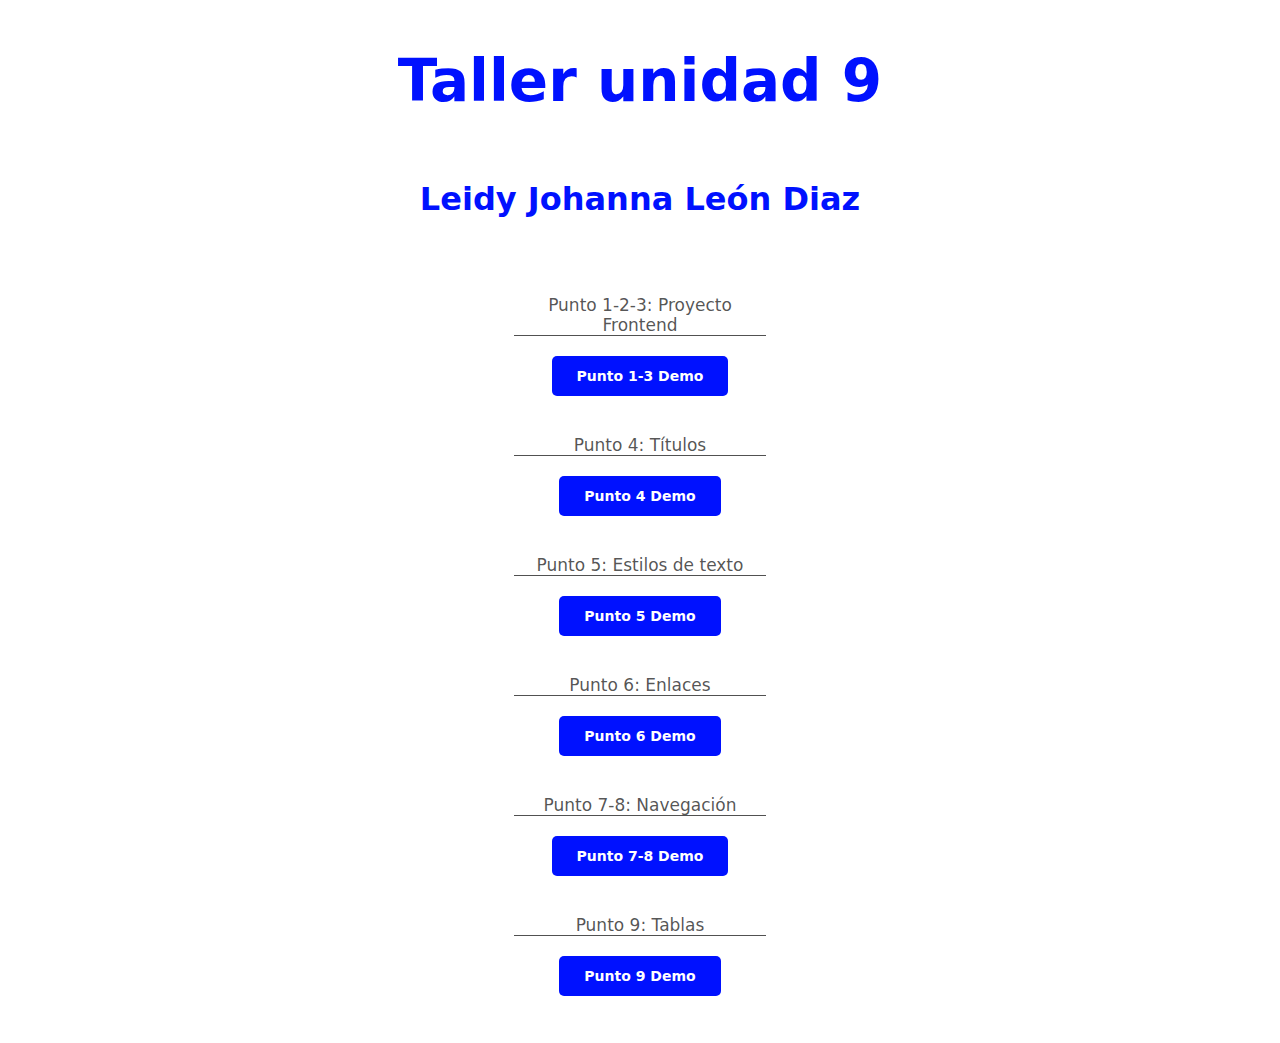
<file: index.html>
<!DOCTYPE html>
<html lang="en">

<head>
  <meta charset="UTF-8">
  <meta http-equiv="X-UA-Compatible" content="IE=edge">
  <meta name="viewport" content="width=device-width, initial-scale=1.0">
  <title>Taller 9 Menú</title>
  <link rel="stylesheet" href="./styles/styles.css">
</head>

<body>
  <div>
    <h1> Taller unidad 9</h1>
    <h2>Leidy Johanna León Diaz</h2>
    <nav>
      <ul>
        <li>
          <p>
            Punto 1-2-3: Proyecto Frontend
          </p>
          <a href="./punto-1-3/index.html">
            Punto 1-3 Demo
          </a>
        </li>
        <li>
          <p>
            Punto 4: Títulos
          </p>
          <a href="./punto-4/index-4.html">
            Punto 4 Demo
          </a>
        </li>
        <li>
          <p>
            Punto 5: Estilos de texto
          </p>
          <a href="./punto-5/index-5.html">
            Punto 5 Demo
          </a>
        </li>
        <li>
          <p>
            Punto 6: Enlaces
          </p>
          <a href="./punto-6/index-6.html">
            Punto 6 Demo
          </a>
        </li>
        <li>
          <p>
            Punto 7-8: Navegación
          </p>
          <a href="./punto-7-8/index-7-8.html">
            Punto 7-8 Demo
          </a>
        </li>
        <li>
          <p>
            Punto 9: Tablas
          </p>
          <a href="./punto-9/index-9.html">
            Punto 9 Demo
          </a>
        </li>
      </ul>
    </nav>
  </div>
</body>

</html>
</file>
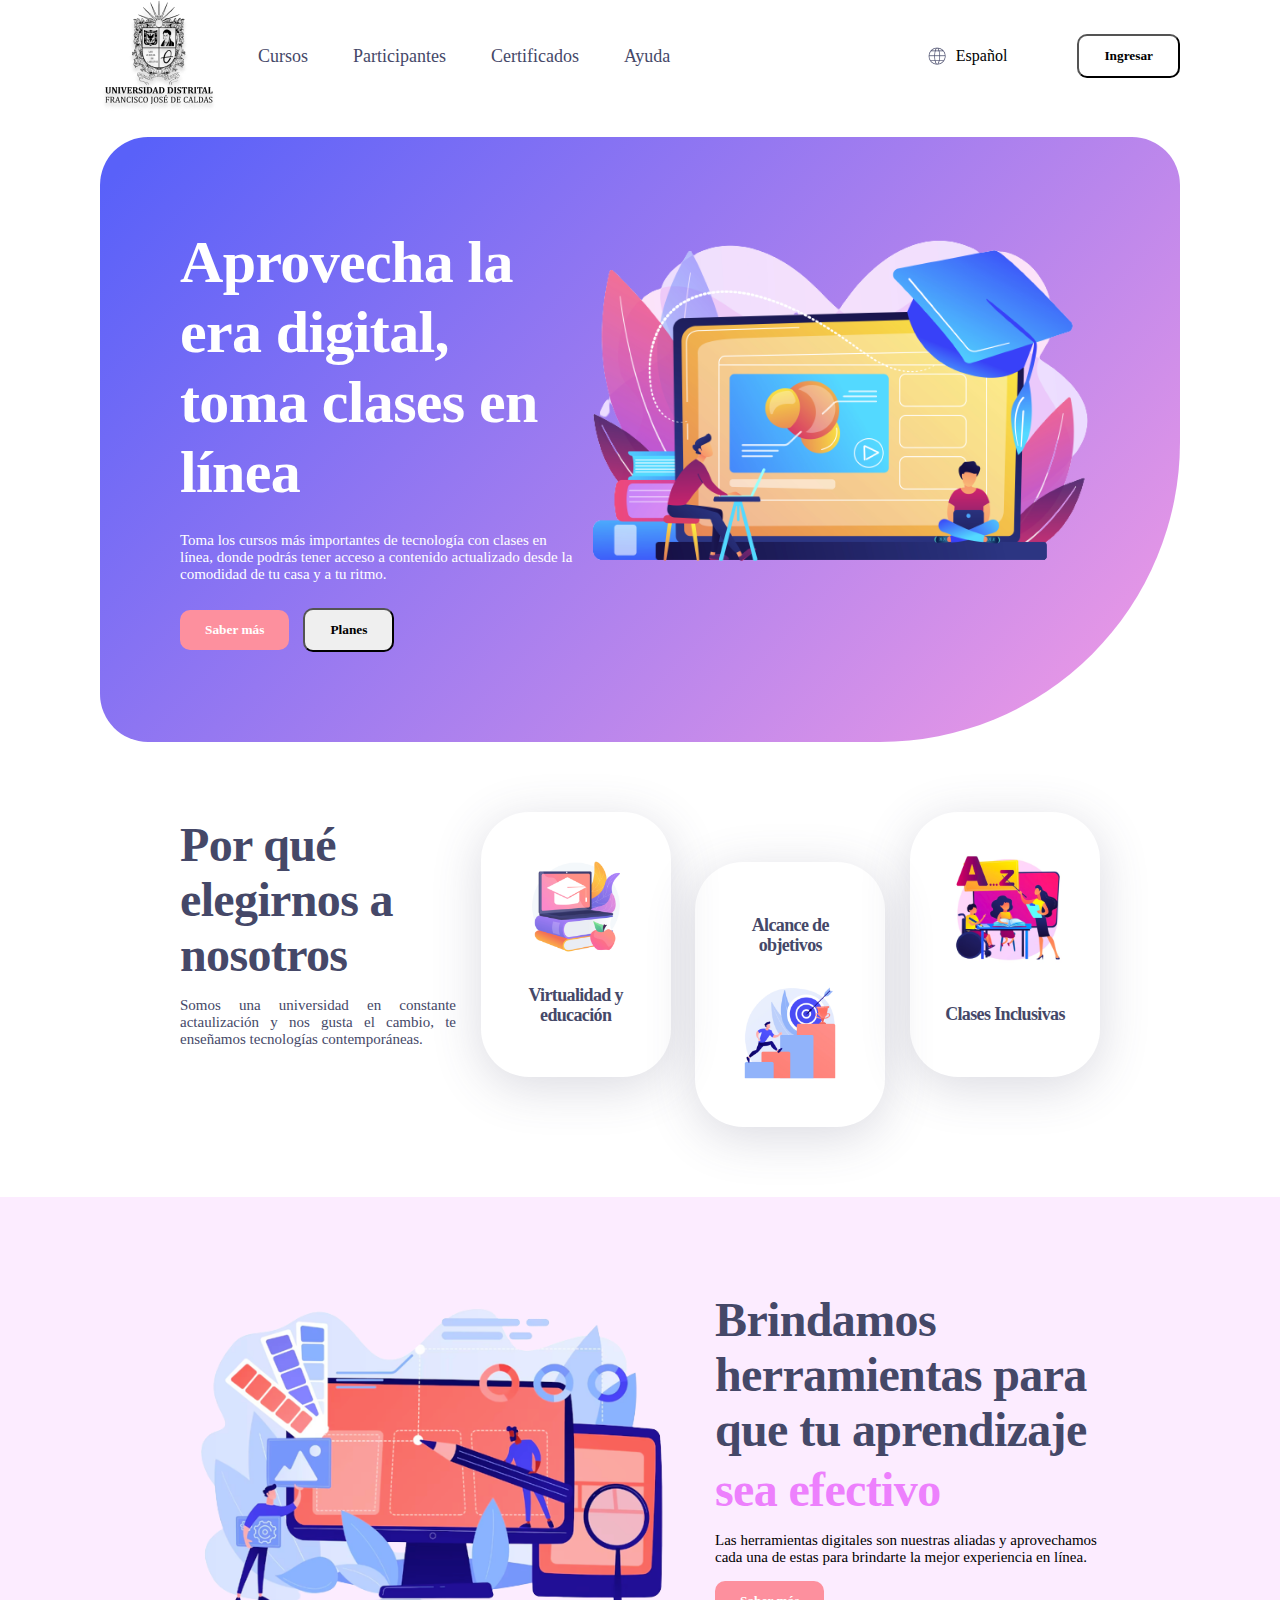
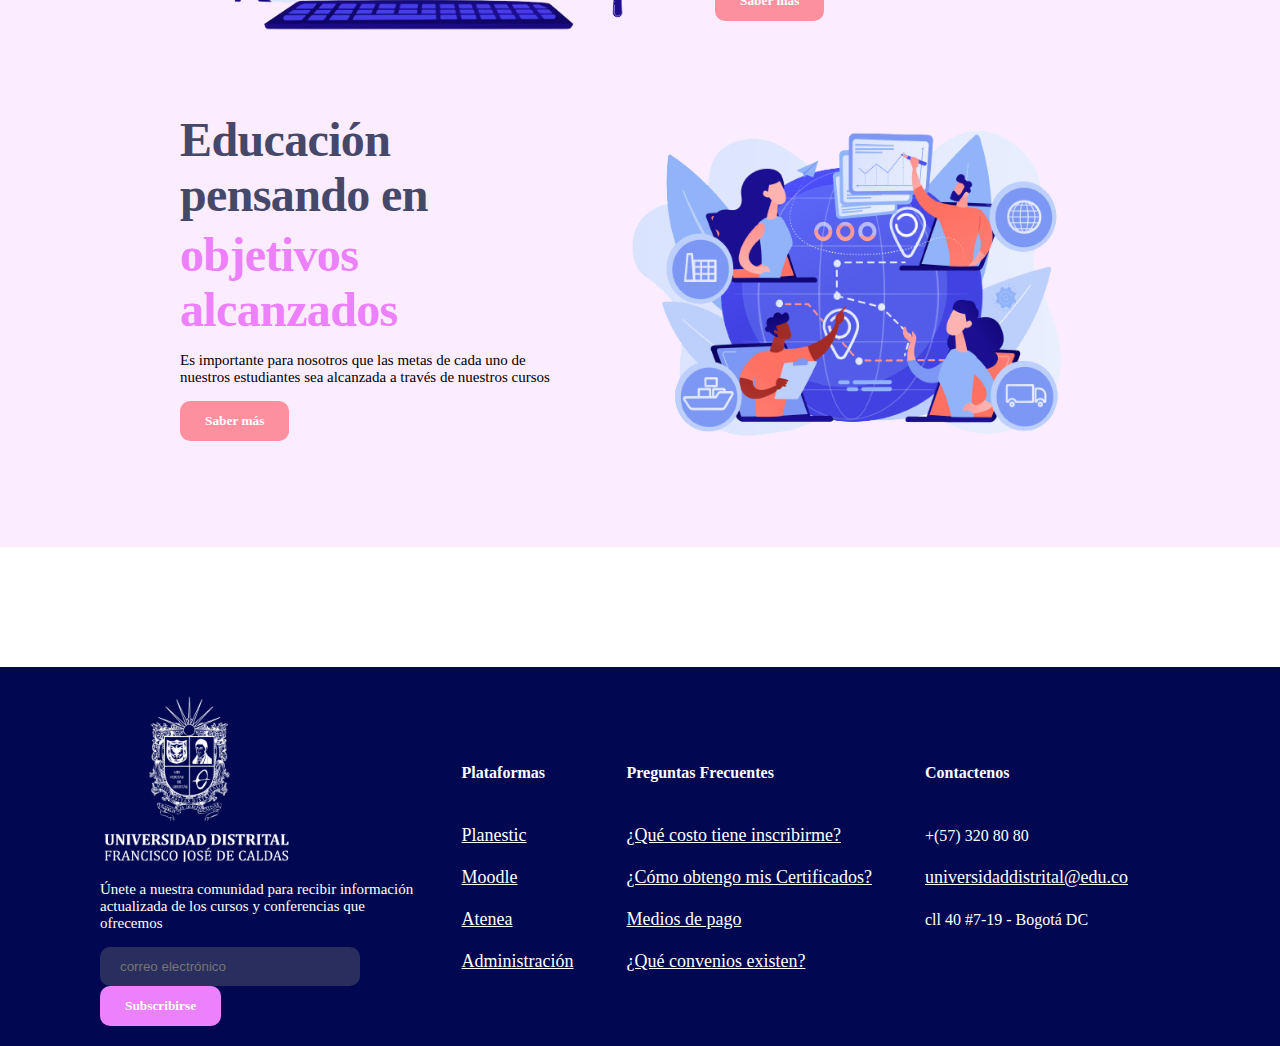
<file: punto-1-3/index.html>
<!DOCTYPE html>
<html lang="en">

<head>
    <meta charset="UTF-8">
    <meta name="viewport" content="width=device-width, initial-scale=1.0">
    <title>UD Atenea Cursos</title>
    <link rel="stylesheet" href="https://indestructibletype.com/fonts/Jost.css">
    <link rel="stylesheet" href="./styles/global-styles.css">
    <link rel="stylesheet" href="./styles/header-styles.css">
    <link rel="stylesheet" href="./styles/banner-styles.css">
    <link rel="stylesheet" href="./styles/section-1-styles.css">
    <link rel="stylesheet" href="./styles/section-2-styles.css">
    <link rel="stylesheet" href="./styles/footer-styles.css">
</head>

<body>
    <header>
        <div class="header__navigation">
            <img src="./public/images/header-logo.png" alt="main-log">
            <nav>
                <ul>
                    <li><a href="#banner">Cursos</a></li>
                    <li><a href="#section-1">Participantes</a></li>
                    <li><a href="#section-2">Certificados</a></li>
                    <li><a href="#footer">Ayuda</a></li>
                </ul>
            </nav>
        </div>
        <div class="header__settings">
            <div>
                <img src="./public/images/header-world.png" alt="world">
                <span>Español</span>
            </div>
            <button>Ingresar</button>
        </div>
    </header>
    <main>
        <section id="banner">
            <div>
                <div>
                    <h1>Aprovecha la era digital, toma clases en línea</h1>
                    <p>
                        Toma los cursos más importantes de tecnología con clases en línea, donde podrás tener acceso a
                        contenido actualizado desde la comodidad de tu casa y a tu ritmo.
                    </p>
                </div>
                <div>
                    <button class="button--orange">Saber más</button>
                    <button class="button-white">Planes</button>
                </div>
            </div>
            <img src="./public/images/banner-online.png" alt="online-education" width="550px" height="350px">
        </section>
        <section id="section-1">
            <div class="section-1__info">
                <h2>Por qué elegirnos a nosotros</h2>
                <p>
                    Somos una universidad en constante actaulización y nos gusta el cambio, te enseñamos tecnologías
                    contemporáneas.
                </p>
            </div>
            <div class="section-1__card">
                <img src="./public/images/section1-education.png" alt="education" width="120px" height="120px">
                <h3>Virtualidad y educación</h3>
            </div>
            <div class="section-1__card section-1__card-down">
                <h3>Alcance de objetivos</h3>
                <img src="./public/images/section1-goals.png" alt="goals" width="120px" height="120px">
            </div>
            <div class="section-1__card">
                <img src="./public/images/section1-teach.png" alt="teach" width="120px" height="120px">
                <h3>Clases Inclusivas</h3>
            </div>
        </section>
        <section id="section-2">
            <div class="section-2__info">
                <img src="./public/images/section2-tools.png" alt="tools" width="500px" height="350px">
                <div>
                    <h2>Brindamos herramientas para que tu aprendizaje</h2>
                    <h2 class="section-2__sub-pink">sea efectivo</h2>
                    <p>
                        Las herramientas digitales son nuestras aliadas y aprovechamos
                        cada una de estas para brindarte la mejor experiencia en línea.
                    </p>
                    <button class="button--orange">Saber más</button>
                </div>
            </div>
            <div class="section-2__info">
                <div>
                    <h2>Educación pensando en</h2>
                    <h2 class="section-2__sub-pink">objetivos alcanzados</h2>
                    <p>
                        Es importante para nosotros que las metas de cada uno de 
                        nuestros estudiantes sea alcanzada a través de nuestros cursos
                    </p>
                    <button class="button--orange">Saber más</button>
                </div>
                <img src="./public/images/section2-goals.png" alt="goals" width="500px" height="350px">
            </div>
        </section>
    </main>
    <footer id="footer">
        <div class="footer__info">
            <img src="./public/images/footer-logo.png" alt="footer-logo" width="200px" height="175px">
            <div>
                <p>
                    Únete a nuestra comunidad para recibir información 
                    actualizada de los cursos y conferencias que ofrecemos
                </p>
                <form method="post">
                    <input id="email" type="email" name="user_name" placeholder="correo electrónico">
                    <button class="button--pink">Subscribirse</button>
                </form>
            </div>

        </div>
        <div>
            <table>
                <tr>
                    <th>Plataformas</th>
                    <th>Preguntas Frecuentes</th>
                    <th>Contactenos</th>
                </tr>
                <tr>
                    <td><a href="">Planestic</a></td>
                    <td><a href="">¿Qué costo tiene inscribirme?</a></td>
                    <td>+(57) 320 80 80</td>
                </tr>
                <tr>
                    <td><a href="">Moodle</a></td>
                    <td><a href="">¿Cómo obtengo mis Certificados?</a></td>
                    <td><a href="">universidaddistrital@edu.co</a></td>
                </tr>
                <tr>
                    <td><a href="">Atenea</a></td>
                    <td><a href="">Medios de pago</a></td>
                    <td>cll 40 #7-19 - Bogotá DC</td>
                </tr>
                <tr>
                    <td><a href="">Administración</a></td>
                    <td><a href="">¿Qué convenios existen?</a></td>
                </tr>
            </table>
        </div>
    </footer>
</body>

</html>
</file>
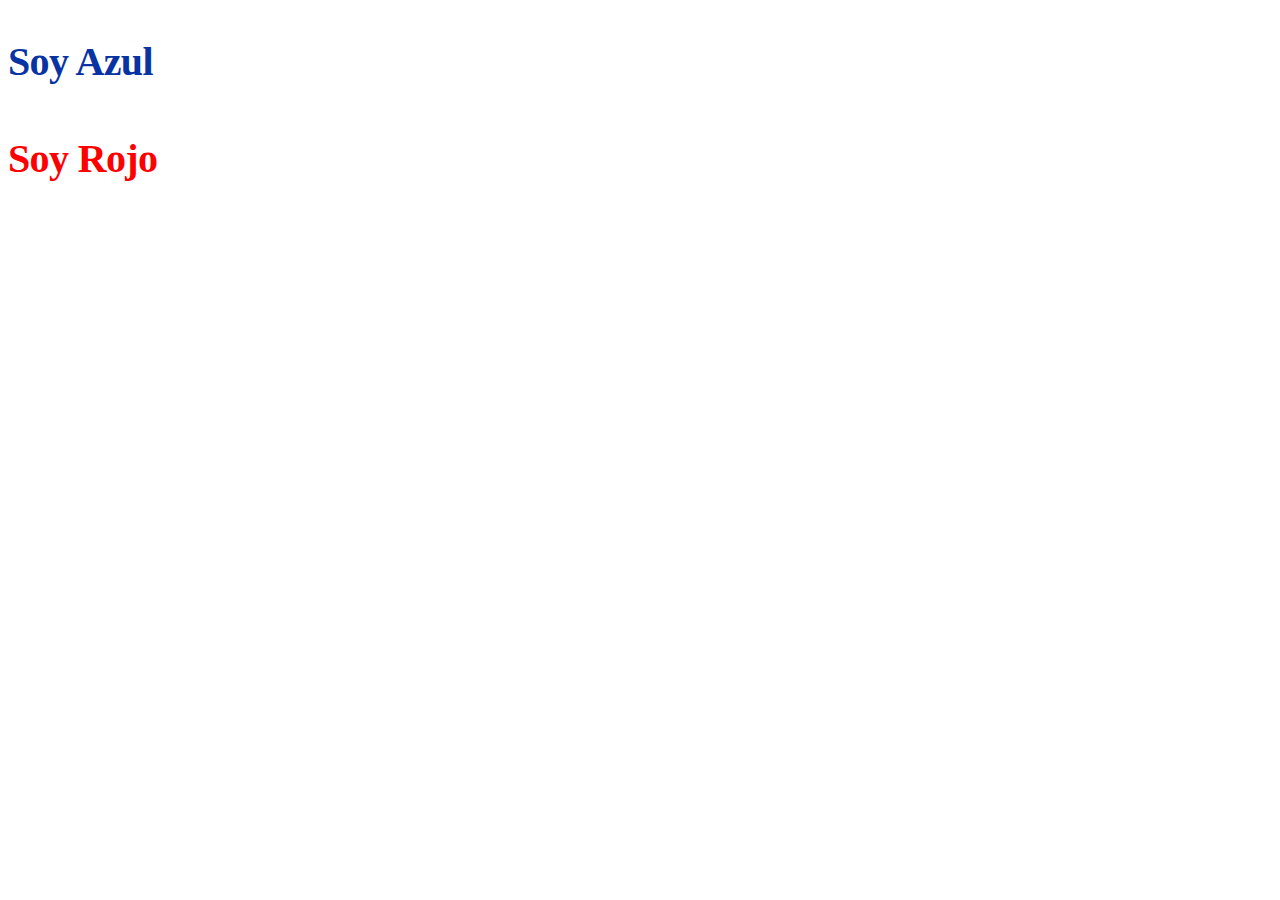
<file: punto-4/index-4.html>
<!DOCTYPE html>
<html lang="en">

<head>
    <meta charset="UTF-8">
    <meta name="viewport" content="width=device-width, initial-scale=1.0">
    <title>UD Atenea Cursos</title>
    <link rel="stylesheet" href="https://indestructibletype.com/fonts/Jost.css">
    <link rel="stylesheet" href="./styles/punto-4-styles.css">
</head>
<body>
    <div class="h1__azul">
        <h1>Soy Azul</h1>
    </div>
    <div class="h1__rojo">
        <h1>Soy Rojo</h1>
    </div>
</body>
</file>
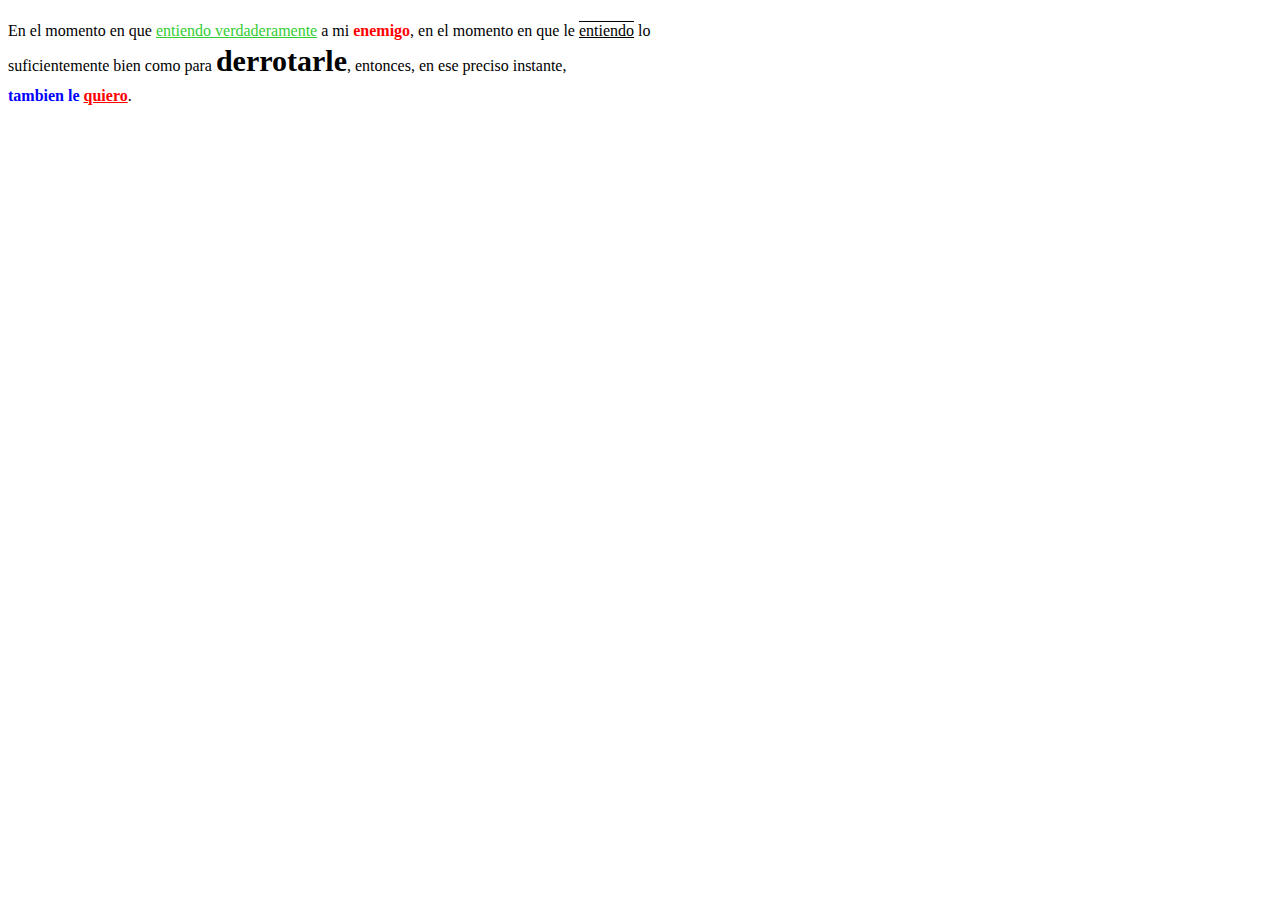
<file: punto-5/index-5.html>
<!DOCTYPE html>
<html lang="en">

<head>
    <meta charset="UTF-8">
    <meta name="viewport" content="width=device-width, initial-scale=1.0">
    <title>UD Atenea Cursos</title>
    <link rel="stylesheet" href="https://indestructibletype.com/fonts/Jost.css">
    <link rel="stylesheet" href="./styles/punto-5-styles.css">
</head>

<body>
    <div>
        <p>En el momento en que
            <span class="sub">entiendo verdaderamente</span> a mi <span class="red">enemigo</span>, en el momento en que
            le <span class="doublesub">entiendo</span> lo
            <br>suficientemente bien como para <span class="size">derrotarle</span>, entonces, en ese preciso instante,
            <span class="blue"><br>tambien le</span> <span class="red2">quiero</span>.
        </p>

    </div>
</body>
</file>
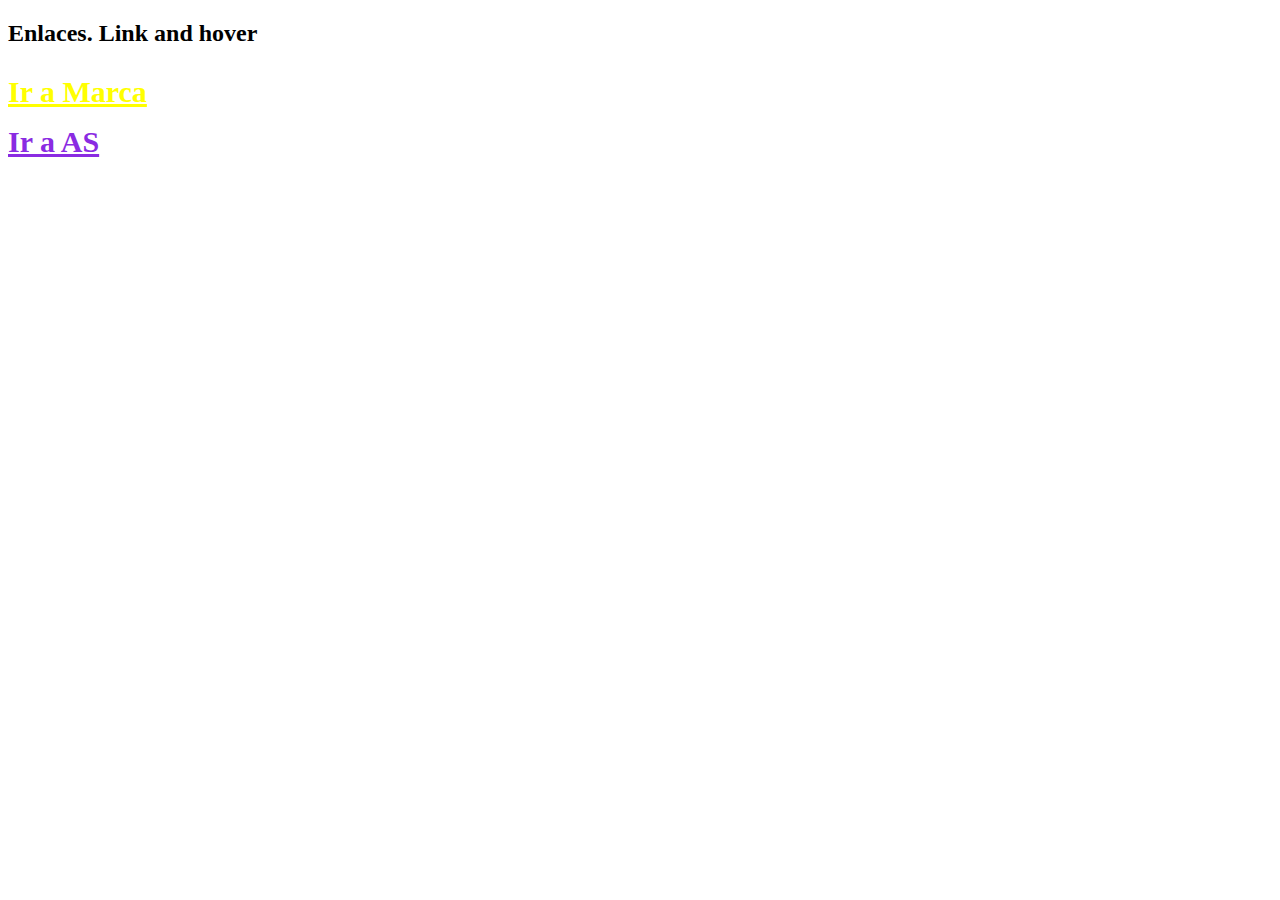
<file: punto-6/index-6.html>
<!DOCTYPE html>
<html lang="en">

<head>
    <meta charset="UTF-8">
    <meta name="viewport" content="width=device-width, initial-scale=1.0">
    <title>UD Atenea Cursos</title>
    <link rel="stylesheet" href="https://indestructibletype.com/fonts/Jost.css">
    <link rel="stylesheet" href="./styles/punto-6-styles.css">
</head>

<body>
    <h2>Enlaces. Link and hover</h2>
    <div class="links">
        <a href="" class="link-yellow">Ir a Marca</a><br>
        <a href="" class="link-violet">Ir a AS</a>
    </div>   

</body>
</file>
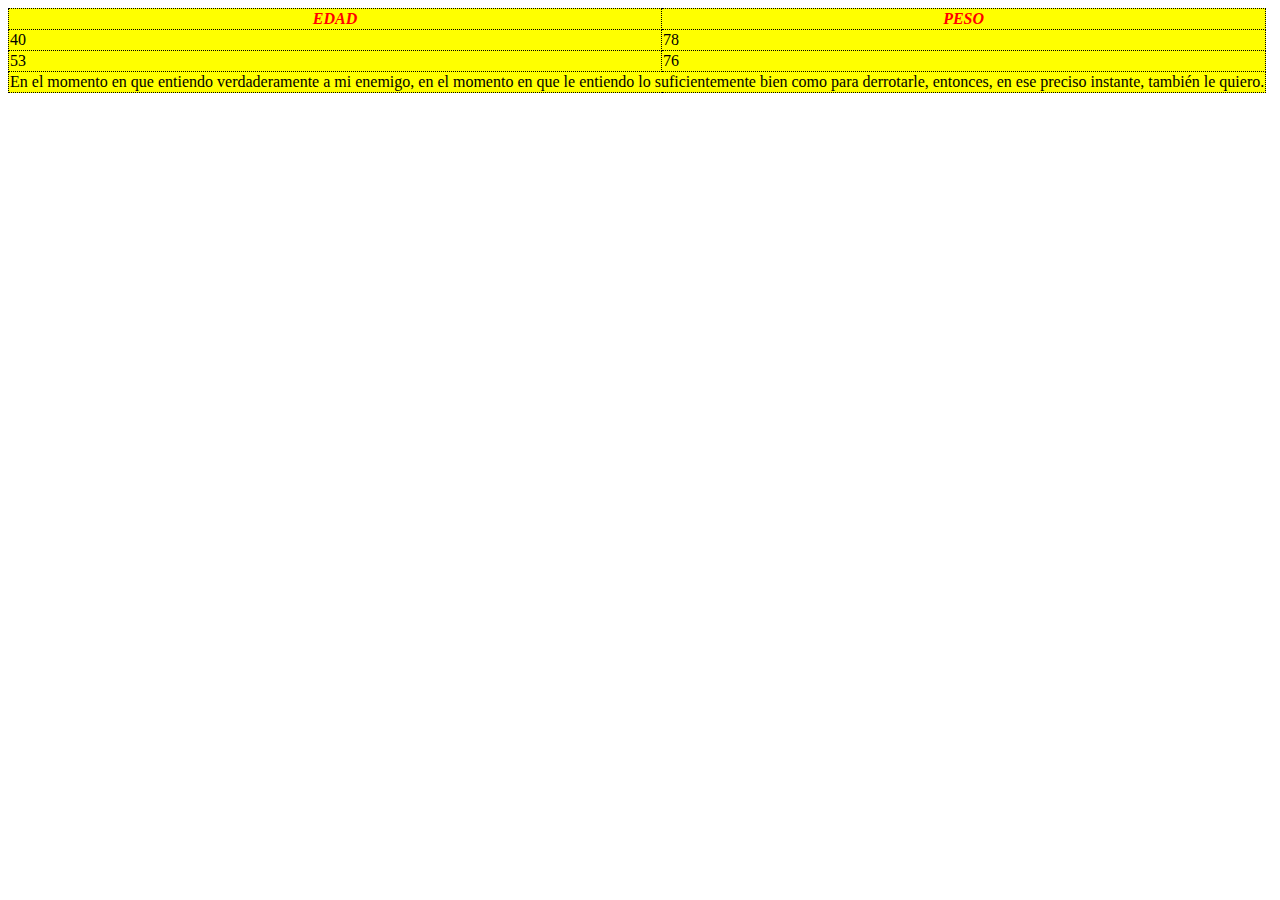
<file: punto-9/index-9.html>
<!DOCTYPE html>
<html lang="en">

<head>
    <meta charset="UTF-8">
    <meta name="viewport" content="width=device-width, initial-scale=1.0">
    <title>UD Atenea Cursos</title>
    <link rel="stylesheet" href="https://indestructibletype.com/fonts/Jost.css">
    <link rel="stylesheet" href="./styles/punto-9-styles.css">
</head>

<body>
    <table class="tabla">
        <tr>
            <th>EDAD</th>
            <th>PESO</th>
        </tr>
        <tr>
            <td>40</td>
            <td>78</td>
        </tr>
        <tr>
            <td>53</td>
            <td>76</td>
        </tr>
        <td colspan="2">En el momento en que entiendo verdaderamente a mi enemigo, en el momento en que le entiendo lo
            suficientemente bien como para derrotarle, entonces, en ese preciso instante, también le quiero.</td>
    </table>
</body>
</html>
</file>
<file: styles/styles.css>
body {
  text-align: center;
  color: #000000b5;
  font-family: system-ui, -apple-system;
}

body,
div {
  display: flex;
  justify-content: center;
  align-items: center;
}

div {
  flex-direction: column;
  width: 50%;
  height: 50%;
  text-align: center;
}

h1 {
  font-size: 58px;
  color: #0011ff;
}

h2 {
  font-size: 32px;
  color: #0011ff;
}

nav {
  width: 40%;
}

ul {
  padding: 0;
  text-align: center;
  list-style: none;
}

li {
  margin: 50px 0;
}

p {
  margin: 40px 0 30px;
  color: #000000ae;
  font-size: 17px;
  border-bottom: 1px solid;
}

a {
  padding: 12px 25px;
  color: #ffffff;
  background-color: #0011ff;
  border: none;
  border-radius: 5px;
  font-family: system-ui, -apple-system;
  font-size: 14px;
  font-weight: bold;
  text-decoration: none;
  cursor: pointer;
}

a:hover {
  background-color: #e2e2e2;
  color: #0011ff;
}
</file>
<file: punto-1-3/styles/global-styles.css>
body{
    margin: 0px;
}
a{
    font-family: 'Jost';
    font-size: 18px;
}
button{
    padding: 12px 25px;
    font-family: 'Jost';
    font-weight: bold;
    border-radius: 10px;
    cursor: pointer;
}
.button--orange{
    margin-right: 10px;
    background-color: #fd909e;
    color: #fff;
    border: none;
}
p{
    font-family: 'Jost';
    font-size: 15px;
    font-weight: 300;
}
h2{
    margin: 5px 0px;
    color: #454868;
    font-family: 'Jost';
    font-size: 48px;
    line-height: 55px;
    letter-spacing: -0.64px;
}
</file>
<file: punto-1-3/styles/header-styles.css>
header{
    display: flex;
    justify-content: space-between;
    margin: 0px 100px;
}
.header__navigation{
    display: flex;
    align-items: center;
}
.header__navigation nav ul{
    display: flex;
    gap: 45px;
    list-style: none;
}
.header__navigation nav ul li a{
    text-decoration: none;
    color: #454868;
}
.header__settings{
    display: flex;
    align-items: center;
    gap: 70px;
}
.header__settings div{
    display: flex;
    align-items: center;
    gap: 10px;
    font-family: 'Jost';
    font-size: 16px;
    font-weight: 400;
}
.header__settings button{
    background-color: transparent;
    border-radius: 1px solid #45486854;
}
</file>
<file: punto-1-3/styles/banner-styles.css>
#banner{
    display: flex;
    margin: 25px 100px;
    padding: 90px 80px;
    background: linear-gradient(313.18deg, #ee9ae5 3.28%, #5961f9 97.04%);
    border-radius: 48px 48px 300px 48px;
}
h1{
    margin: 0px;
    color: #fff;
    font-family: 'Jost';
    font-size: 60px;
    font-weight: 600;
    line-height: 70px;
    letter-spacing: -0.64px;
}
#banner p{
    margin: 25px 0px;
    color: #fff;
}
.button--white{
    padding: 12px 35px;
    background-color: transparent;
    color: white;
    border: 1px solid #fff;
}
</file>
<file: punto-1-3/styles/section-1-styles.css>
#section-1{
    display: flex;
    justify-content: space-between;
    margin: 50px 100px;
    padding: 20px 80px;
}

.section-1__info{
    width: 30%;
}
.section-1__info p{
    color: #454868;
    text-align: justify;
}
.section-1__card{
    display: flex;
    flex-direction: column;
    align-items: center;
    justify-content: space-between;
    width: min-content;

    height: 195px;
    padding: 35px;
    border-radius: 48px;
    box-shadow: 0px 10px 50px #45486833;
}
.section-1__card-down{
    margin-top: 50px;
}
.section-1__card h3{
    font-family: 'Jost';
    font-size: 18px;
    color: #454868;
    line-height: 20px;
    letter-spacing: -0.64px;
    text-align: center;
}
</file>
<file: punto-1-3/styles/section-2-styles.css>
#section-2{
    padding: 20px 180px;
    background: #ED80FD26;
}
.section-2__info{
    display: flex;
    gap: 35px;
    margin: 70px 0px;
}
.section-2__sub-pink{
    color: #ED80FD;
}
</file>
<file: punto-1-3/styles/footer-styles.css>
#footer{
    display: flex;
    justify-content: space-between;
    align-items: center;

    margin-top: 120px;
    padding: 20px 100px;
    background-color: #010851;
    color: #fff;
}
.footer__info{
    width: 30%;
}

input{
    width: 220px;
    padding: 12px 20px;
    margin-right: -15px;
    border: none;
    border-radius: 10px;
    background-color: #45486899;
}
.button--pink{
    background-color: #ed80fd;
    color: #fff;
    border: none;
}
table{
    font-family: 'Jost';
    text-align: left;
}
tr{
    height: 40px;
}
th{
    height: 80px;
}
td{
    padding-right: 50px;
}
td a{
    color: #fff;
}
</file>
<file: punto-4/styles/punto-4-styles.css>
.h1__azul{
    margin: 0px;
    color: #0833a2;
    font-size: 20px;
    font-weight: 600;
    line-height: 70px;
    letter-spacing: -0.64px;
}
.h1__rojo{
    margin: 0px;
    color: #FF0000;
    font-size: 20px;
    font-weight: 600;
    line-height: 70px;
    letter-spacing: -0.64px;
}
</file>
<file: punto-5/styles/punto-5-styles.css>
.sub{
    color: #32CD32;
    text-decoration: underline;
}
.red{
    color: red;
    font-weight: bold;
}
.doublesub{
    text-decoration: overline underline;
}
.size{
    font-size: 30px;
    font-weight: bold;
}
.blue{
    color: blue;
    font-weight: bold;
}
.red2{
    color: red;
    font-weight: bold;
    text-decoration: underline;
}
p{
    line-height: 30px;
}
</file>
<file: punto-6/styles/punto-6-styles.css>
.links{
    line-height: 50px;
    font-size: 30px;
    font-weight: bold;
}
.link-yellow{
    color: #FFFF00;
}
.link-violet{
    color: #8A2BE2;
}
</file>
<file: punto-9/styles/punto-9-styles.css>
.tabla{
    border: 1px solid black;
    border-style: dotted;
    border-collapse: collapse;
    background: yellow;
}
.tabla th{
    border: 1px solid black;
    border-style: dotted;
    color: red;
    font-style: italic;
    font-family: 'Jost';
}
.tabla td{
    border:1px solid black;
    border-style: dotted;
}
</file>
